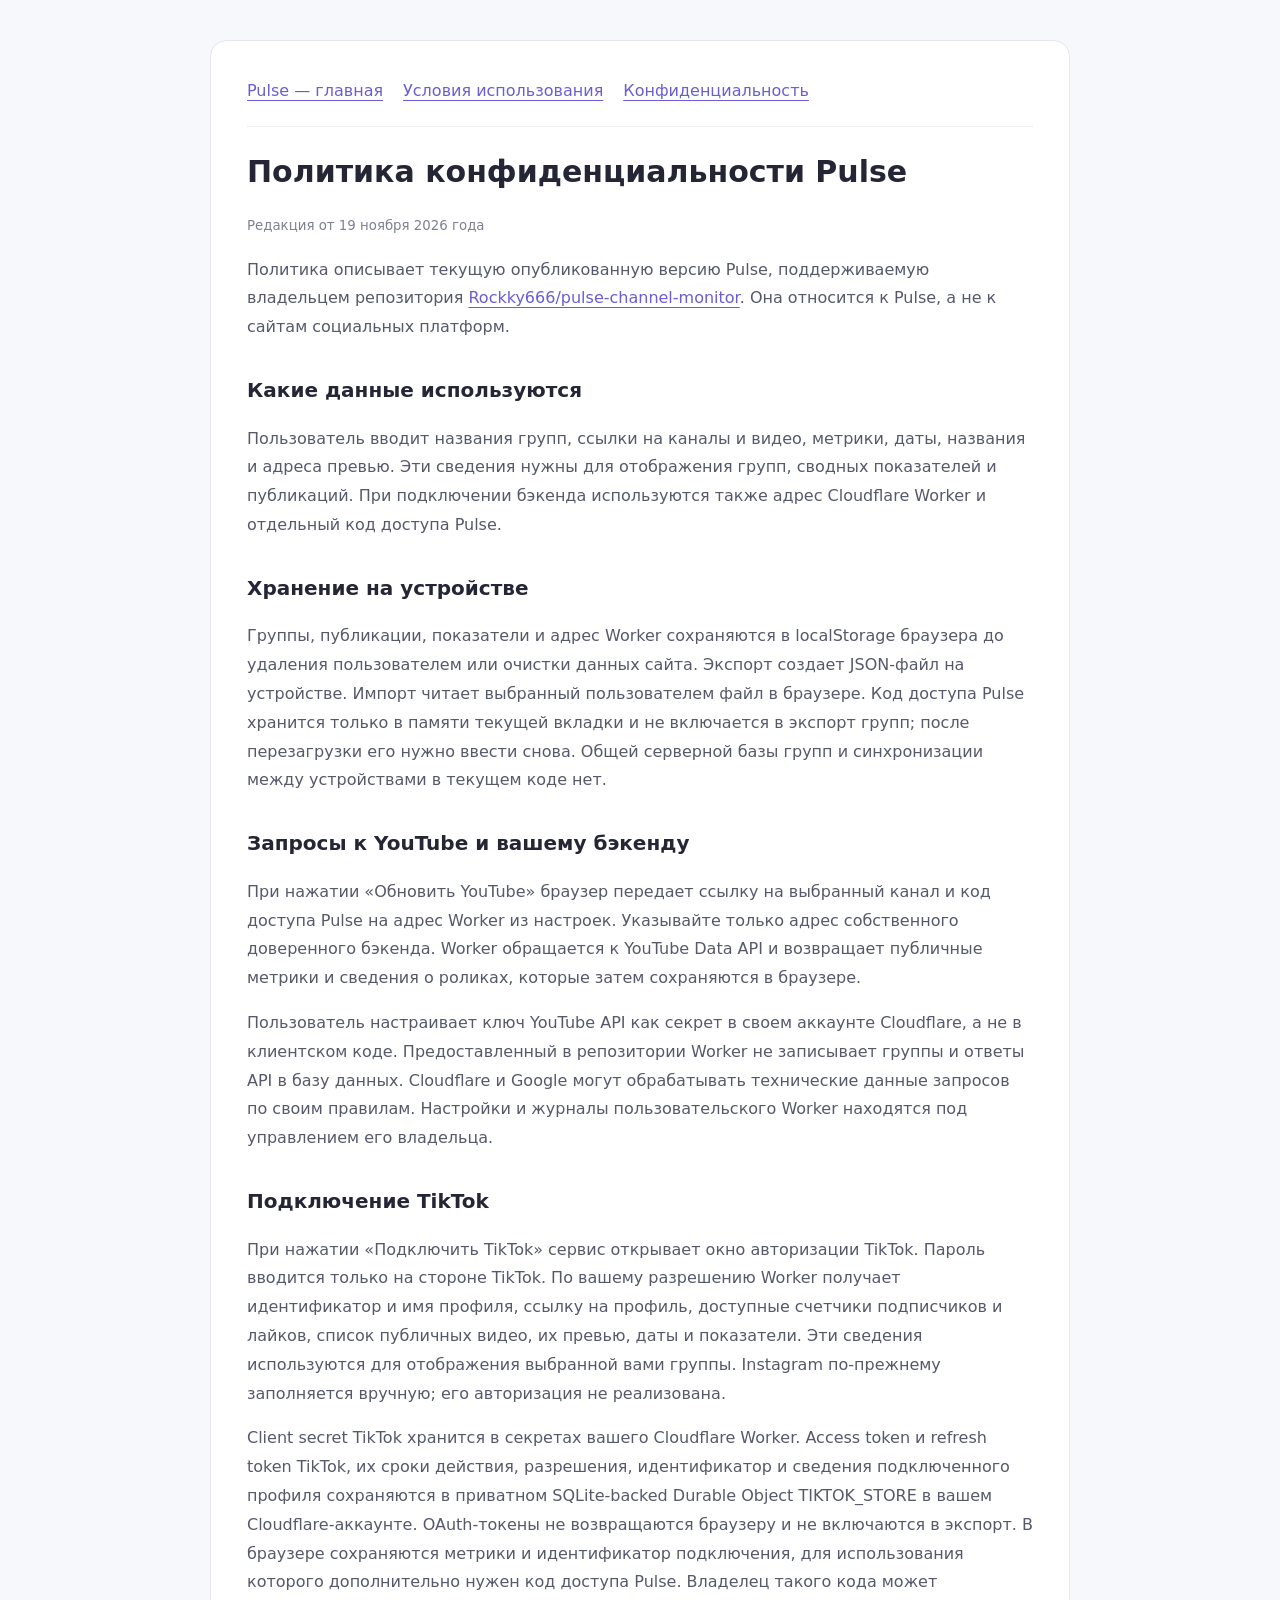
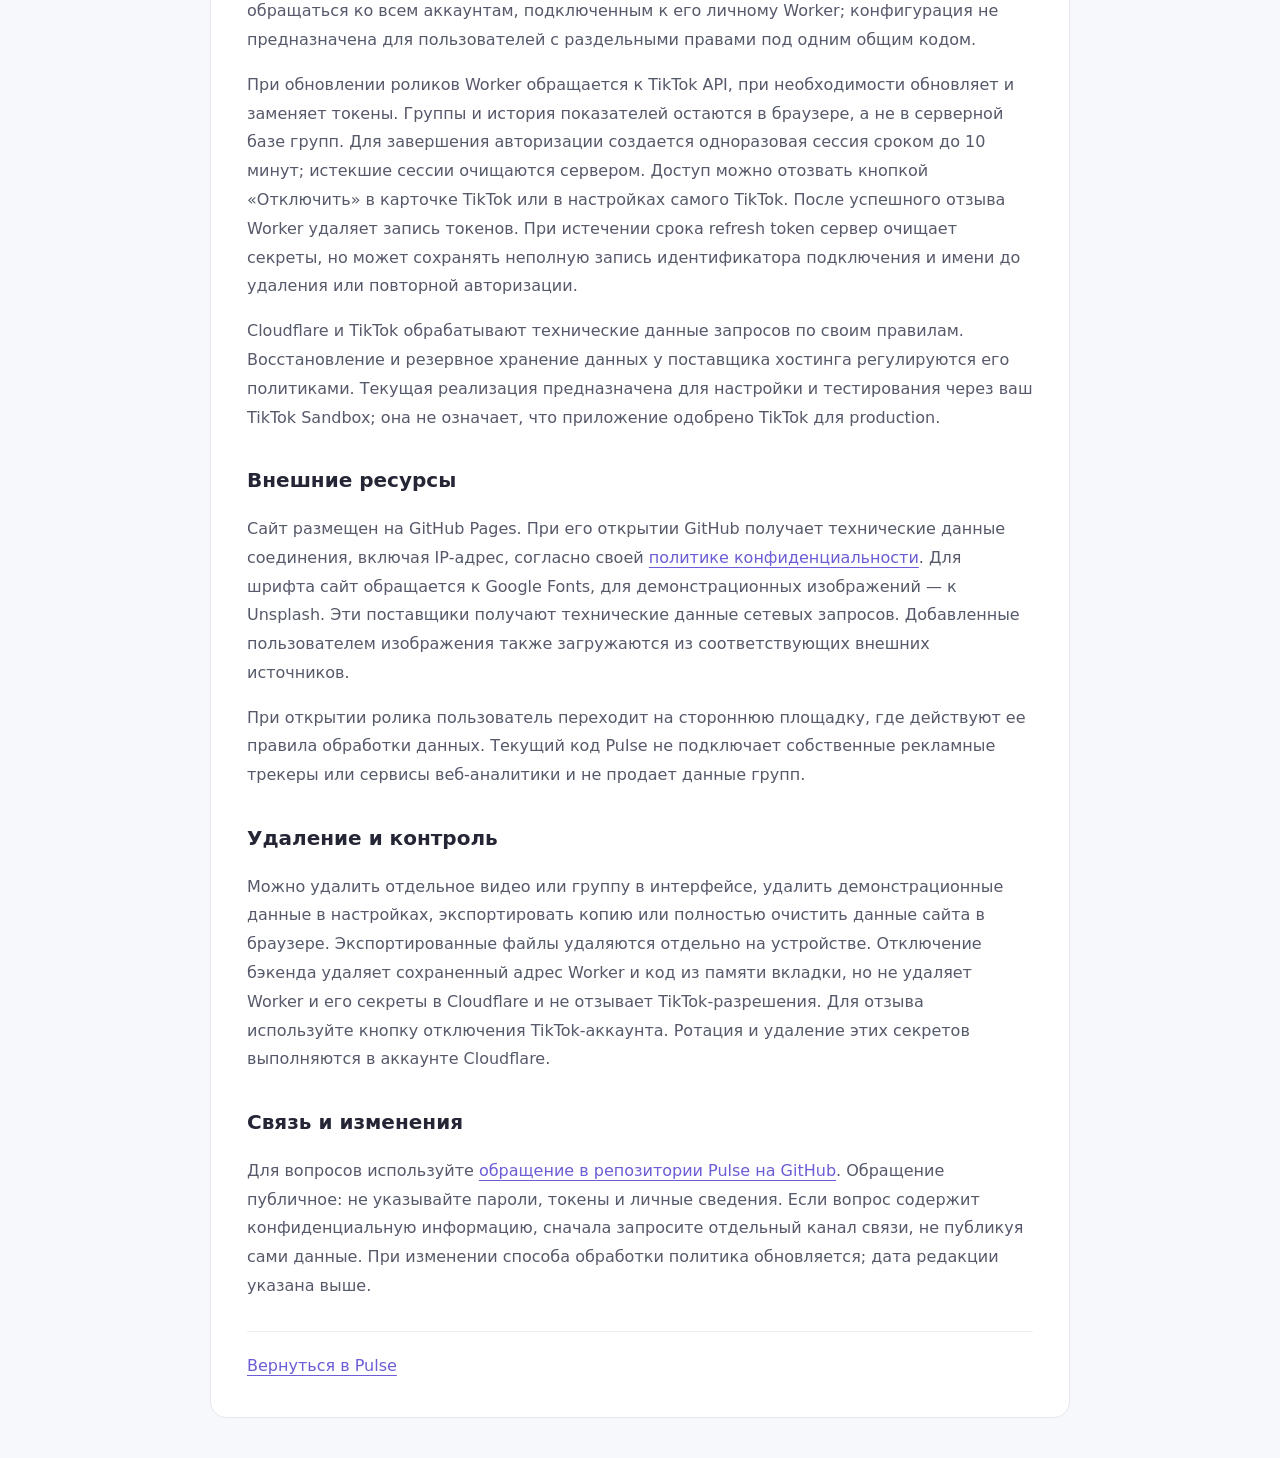
<file: privacy.html>
<!doctype html><html lang="ru"><head><meta charset="utf-8"><meta name="viewport" content="width=device-width,initial-scale=1"><title>Политика конфиденциальности — Pulse</title><style>*{box-sizing:border-box}body{margin:0;background:#f7f8fc;color:#242535;font:16px/1.8 system-ui,sans-serif}main{max-width:860px;margin:40px auto;padding:36px;background:white;border:1px solid #e6e6ef;border-radius:16px}nav{display:flex;gap:20px;flex-wrap:wrap;border-bottom:1px solid #eee;padding-bottom:20px;margin-bottom:25px}a{color:#6a5dd5;text-underline-offset:4px}h1{font-size:30px;line-height:1.3}h2{font-size:20px;margin-top:30px}p,li{color:#55596a}small{color:#7e8190}footer{border-top:1px solid #eee;margin-top:30px;padding-top:20px}@media(max-width:600px){main{margin:12px;padding:22px}h1{font-size:26px}}</style></head><body><main><nav><a href="./">Pulse — главная</a><a href="terms.html">Условия использования</a><a href="privacy.html">Конфиденциальность</a></nav><h1>Политика конфиденциальности Pulse</h1><small>Редакция от 19 ноября 2026 года</small>
<p>Политика описывает текущую опубликованную версию Pulse, поддерживаемую владельцем репозитория <a href="https://github.com/Rockky666/pulse-channel-monitor">Rockky666/pulse-channel-monitor</a>. Она относится к Pulse, а не к сайтам социальных платформ.</p>
<h2>Какие данные используются</h2><p>Пользователь вводит названия групп, ссылки на каналы и видео, метрики, даты, названия и адреса превью. Эти сведения нужны для отображения групп, сводных показателей и публикаций. При подключении бэкенда используются также адрес Cloudflare Worker и отдельный код доступа Pulse.</p>
<h2>Хранение на устройстве</h2><p>Группы, публикации, показатели и адрес Worker сохраняются в localStorage браузера до удаления пользователем или очистки данных сайта. Экспорт создает JSON-файл на устройстве. Импорт читает выбранный пользователем файл в браузере. Код доступа Pulse хранится только в памяти текущей вкладки и не включается в экспорт групп; после перезагрузки его нужно ввести снова. Общей серверной базы групп и синхронизации между устройствами в текущем коде нет.</p>
<h2>Запросы к YouTube и вашему бэкенду</h2><p>При нажатии «Обновить YouTube» браузер передает ссылку на выбранный канал и код доступа Pulse на адрес Worker из настроек. Указывайте только адрес собственного доверенного бэкенда. Worker обращается к YouTube Data API и возвращает публичные метрики и сведения о роликах, которые затем сохраняются в браузере.</p><p>Пользователь настраивает ключ YouTube API как секрет в своем аккаунте Cloudflare, а не в клиентском коде. Предоставленный в репозитории Worker не записывает группы и ответы API в базу данных. Cloudflare и Google могут обрабатывать технические данные запросов по своим правилам. Настройки и журналы пользовательского Worker находятся под управлением его владельца.</p>
<h2>Подключение TikTok</h2><p>При нажатии «Подключить TikTok» сервис открывает окно авторизации TikTok. Пароль вводится только на стороне TikTok. По вашему разрешению Worker получает идентификатор и имя профиля, ссылку на профиль, доступные счетчики подписчиков и лайков, список публичных видео, их превью, даты и показатели. Эти сведения используются для отображения выбранной вами группы. Instagram по-прежнему заполняется вручную; его авторизация не реализована.</p><p>Client secret TikTok хранится в секретах вашего Cloudflare Worker. Access token и refresh token TikTok, их сроки действия, разрешения, идентификатор и сведения подключенного профиля сохраняются в приватном SQLite-backed Durable Object TIKTOK_STORE в вашем Cloudflare-аккаунте. OAuth-токены не возвращаются браузеру и не включаются в экспорт. В браузере сохраняются метрики и идентификатор подключения, для использования которого дополнительно нужен код доступа Pulse. Владелец такого кода может обращаться ко всем аккаунтам, подключенным к его личному Worker; конфигурация не предназначена для пользователей с раздельными правами под одним общим кодом.</p><p>При обновлении роликов Worker обращается к TikTok API, при необходимости обновляет и заменяет токены. Группы и история показателей остаются в браузере, а не в серверной базе групп. Для завершения авторизации создается одноразовая сессия сроком до 10 минут; истекшие сессии очищаются сервером. Доступ можно отозвать кнопкой «Отключить» в карточке TikTok или в настройках самого TikTok. После успешного отзыва Worker удаляет запись токенов. При истечении срока refresh token сервер очищает секреты, но может сохранять неполную запись идентификатора подключения и имени до удаления или повторной авторизации.</p><p>Cloudflare и TikTok обрабатывают технические данные запросов по своим правилам. Восстановление и резервное хранение данных у поставщика хостинга регулируются его политиками. Текущая реализация предназначена для настройки и тестирования через ваш TikTok Sandbox; она не означает, что приложение одобрено TikTok для production.</p><h2>Внешние ресурсы</h2><p>Сайт размещен на GitHub Pages. При его открытии GitHub получает технические данные соединения, включая IP-адрес, согласно своей <a href="https://docs.github.com/en/site-policy/privacy-policies/github-general-privacy-statement">политике конфиденциальности</a>. Для шрифта сайт обращается к Google Fonts, для демонстрационных изображений — к Unsplash. Эти поставщики получают технические данные сетевых запросов. Добавленные пользователем изображения также загружаются из соответствующих внешних источников.</p><p>При открытии ролика пользователь переходит на стороннюю площадку, где действуют ее правила обработки данных. Текущий код Pulse не подключает собственные рекламные трекеры или сервисы веб-аналитики и не продает данные групп.</p>
<h2>Удаление и контроль</h2><p>Можно удалить отдельное видео или группу в интерфейсе, удалить демонстрационные данные в настройках, экспортировать копию или полностью очистить данные сайта в браузере. Экспортированные файлы удаляются отдельно на устройстве. Отключение бэкенда удаляет сохраненный адрес Worker и код из памяти вкладки, но не удаляет Worker и его секреты в Cloudflare и не отзывает TikTok-разрешения. Для отзыва используйте кнопку отключения TikTok-аккаунта. Ротация и удаление этих секретов выполняются в аккаунте Cloudflare.</p>
<h2>Связь и изменения</h2><p>Для вопросов используйте <a href="https://github.com/Rockky666/pulse-channel-monitor/issues">обращение в репозитории Pulse на GitHub</a>. Обращение публичное: не указывайте пароли, токены и личные сведения. Если вопрос содержит конфиденциальную информацию, сначала запросите отдельный канал связи, не публикуя сами данные. При изменении способа обработки политика обновляется; дата редакции указана выше.</p><footer><a href="./">Вернуться в Pulse</a></footer></main></body></html>
</file>
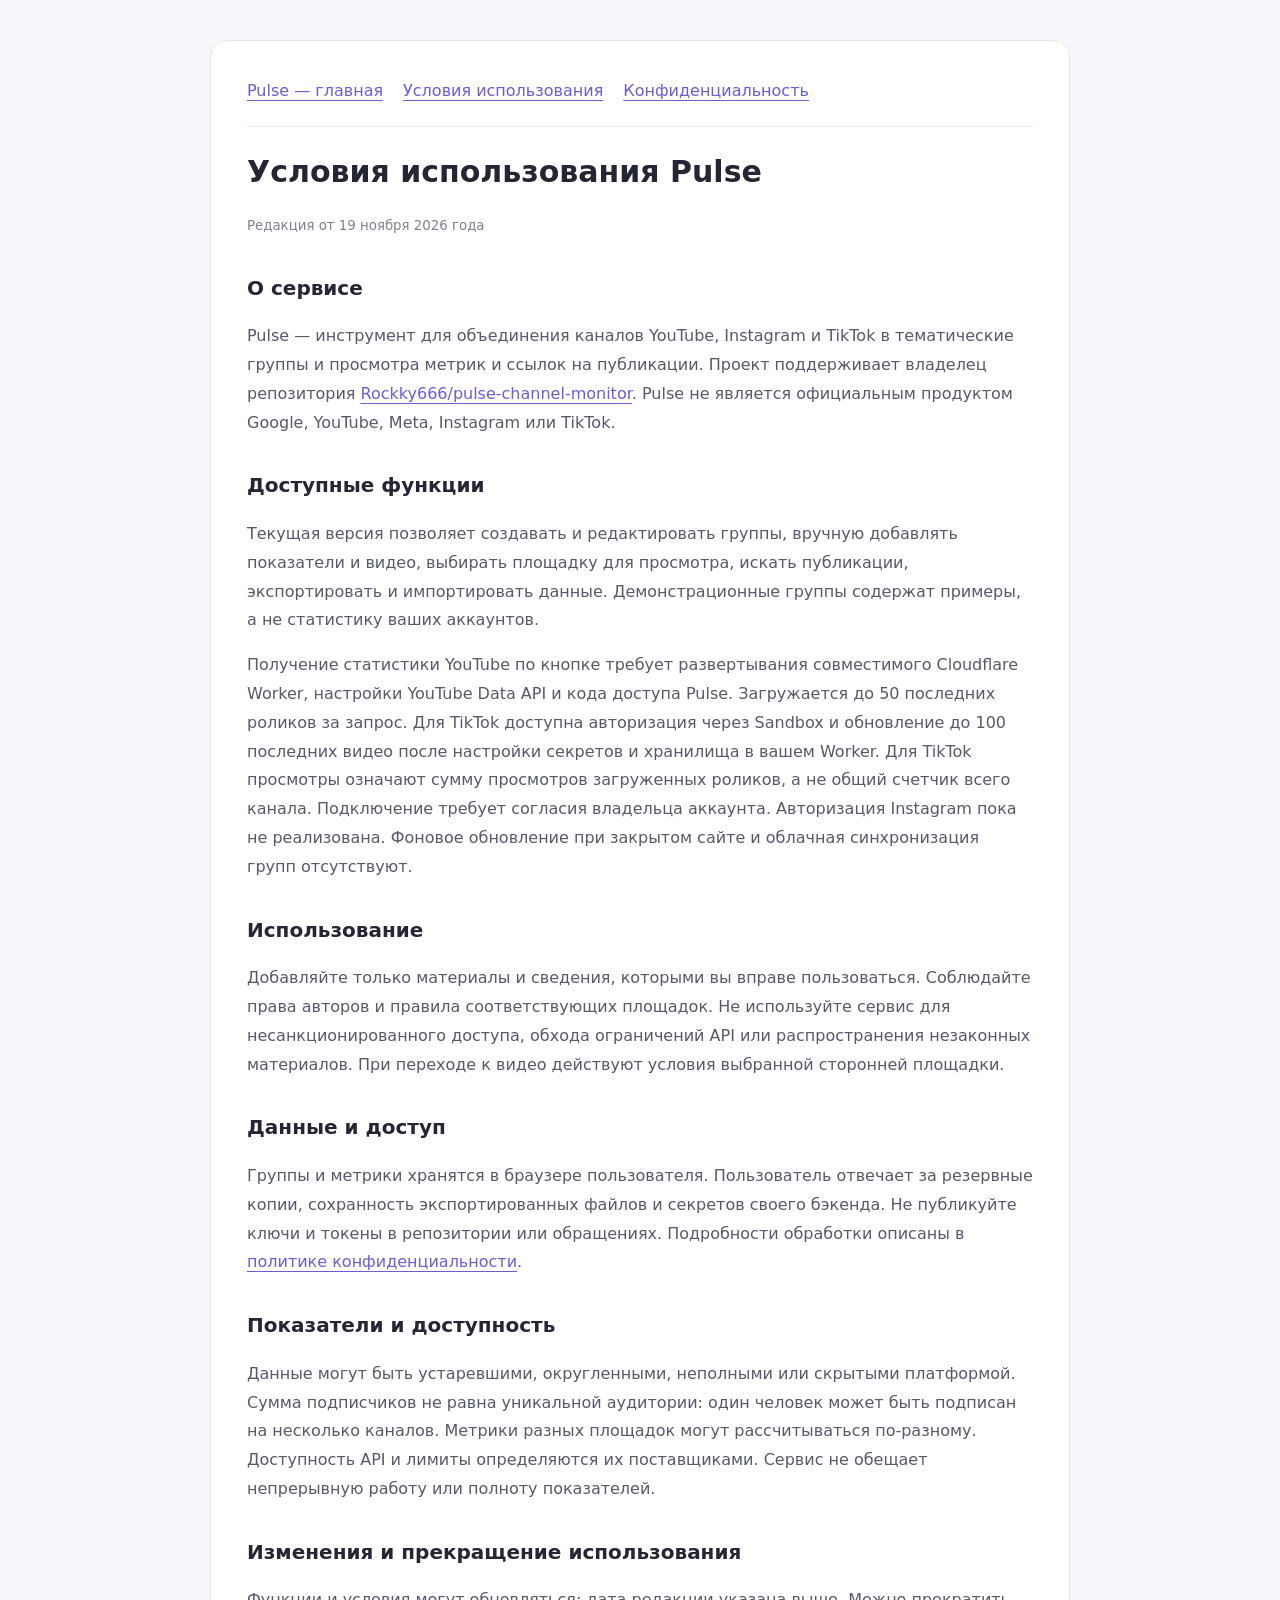
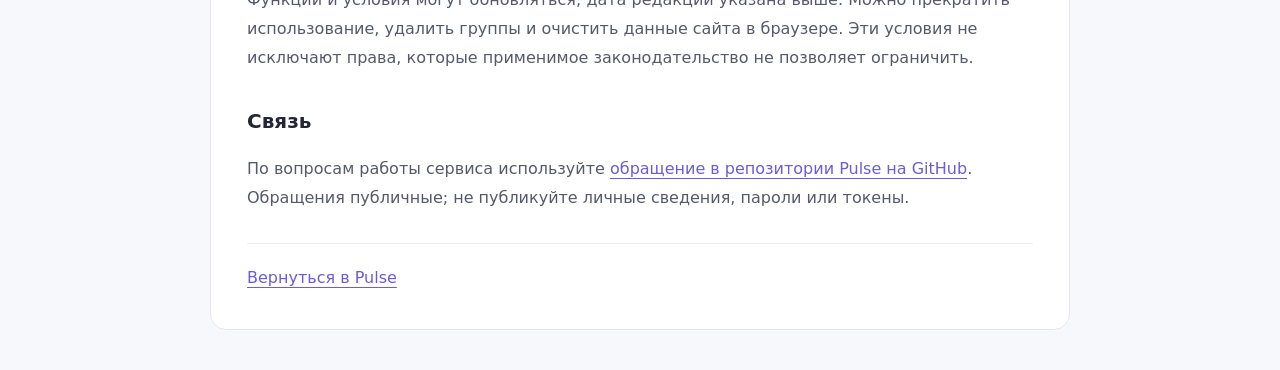
<file: terms.html>
<!doctype html><html lang="ru"><head><meta charset="utf-8"><meta name="viewport" content="width=device-width,initial-scale=1"><title>Условия использования — Pulse</title><style>*{box-sizing:border-box}body{margin:0;background:#f7f8fc;color:#242535;font:16px/1.8 system-ui,sans-serif}main{max-width:860px;margin:40px auto;padding:36px;background:white;border:1px solid #e6e6ef;border-radius:16px}nav{display:flex;gap:20px;flex-wrap:wrap;border-bottom:1px solid #eee;padding-bottom:20px;margin-bottom:25px}a{color:#6a5dd5;text-underline-offset:4px}h1{font-size:30px;line-height:1.3}h2{font-size:20px;margin-top:30px}p,li{color:#55596a}small{color:#7e8190}footer{border-top:1px solid #eee;margin-top:30px;padding-top:20px}@media(max-width:600px){main{margin:12px;padding:22px}h1{font-size:26px}}</style></head><body><main><nav><a href="./">Pulse — главная</a><a href="terms.html">Условия использования</a><a href="privacy.html">Конфиденциальность</a></nav><h1>Условия использования Pulse</h1><small>Редакция от 19 ноября 2026 года</small>
<h2>О сервисе</h2><p>Pulse — инструмент для объединения каналов YouTube, Instagram и TikTok в тематические группы и просмотра метрик и ссылок на публикации. Проект поддерживает владелец репозитория <a href="https://github.com/Rockky666/pulse-channel-monitor">Rockky666/pulse-channel-monitor</a>. Pulse не является официальным продуктом Google, YouTube, Meta, Instagram или TikTok.</p>
<h2>Доступные функции</h2><p>Текущая версия позволяет создавать и редактировать группы, вручную добавлять показатели и видео, выбирать площадку для просмотра, искать публикации, экспортировать и импортировать данные. Демонстрационные группы содержат примеры, а не статистику ваших аккаунтов.</p><p>Получение статистики YouTube по кнопке требует развертывания совместимого Cloudflare Worker, настройки YouTube Data API и кода доступа Pulse. Загружается до 50 последних роликов за запрос. Для TikTok доступна авторизация через Sandbox и обновление до 100 последних видео после настройки секретов и хранилища в вашем Worker. Для TikTok просмотры означают сумму просмотров загруженных роликов, а не общий счетчик всего канала. Подключение требует согласия владельца аккаунта. Авторизация Instagram пока не реализована. Фоновое обновление при закрытом сайте и облачная синхронизация групп отсутствуют.</p>
<h2>Использование</h2><p>Добавляйте только материалы и сведения, которыми вы вправе пользоваться. Соблюдайте права авторов и правила соответствующих площадок. Не используйте сервис для несанкционированного доступа, обхода ограничений API или распространения незаконных материалов. При переходе к видео действуют условия выбранной сторонней площадки.</p>
<h2>Данные и доступ</h2><p>Группы и метрики хранятся в браузере пользователя. Пользователь отвечает за резервные копии, сохранность экспортированных файлов и секретов своего бэкенда. Не публикуйте ключи и токены в репозитории или обращениях. Подробности обработки описаны в <a href="privacy.html">политике конфиденциальности</a>.</p>
<h2>Показатели и доступность</h2><p>Данные могут быть устаревшими, округленными, неполными или скрытыми платформой. Сумма подписчиков не равна уникальной аудитории: один человек может быть подписан на несколько каналов. Метрики разных площадок могут рассчитываться по-разному. Доступность API и лимиты определяются их поставщиками. Сервис не обещает непрерывную работу или полноту показателей.</p>
<h2>Изменения и прекращение использования</h2><p>Функции и условия могут обновляться; дата редакции указана выше. Можно прекратить использование, удалить группы и очистить данные сайта в браузере. Эти условия не исключают права, которые применимое законодательство не позволяет ограничить.</p>
<h2>Связь</h2><p>По вопросам работы сервиса используйте <a href="https://github.com/Rockky666/pulse-channel-monitor/issues">обращение в репозитории Pulse на GitHub</a>. Обращения публичные; не публикуйте личные сведения, пароли или токены.</p><footer><a href="./">Вернуться в Pulse</a></footer></main></body></html>
</file>
